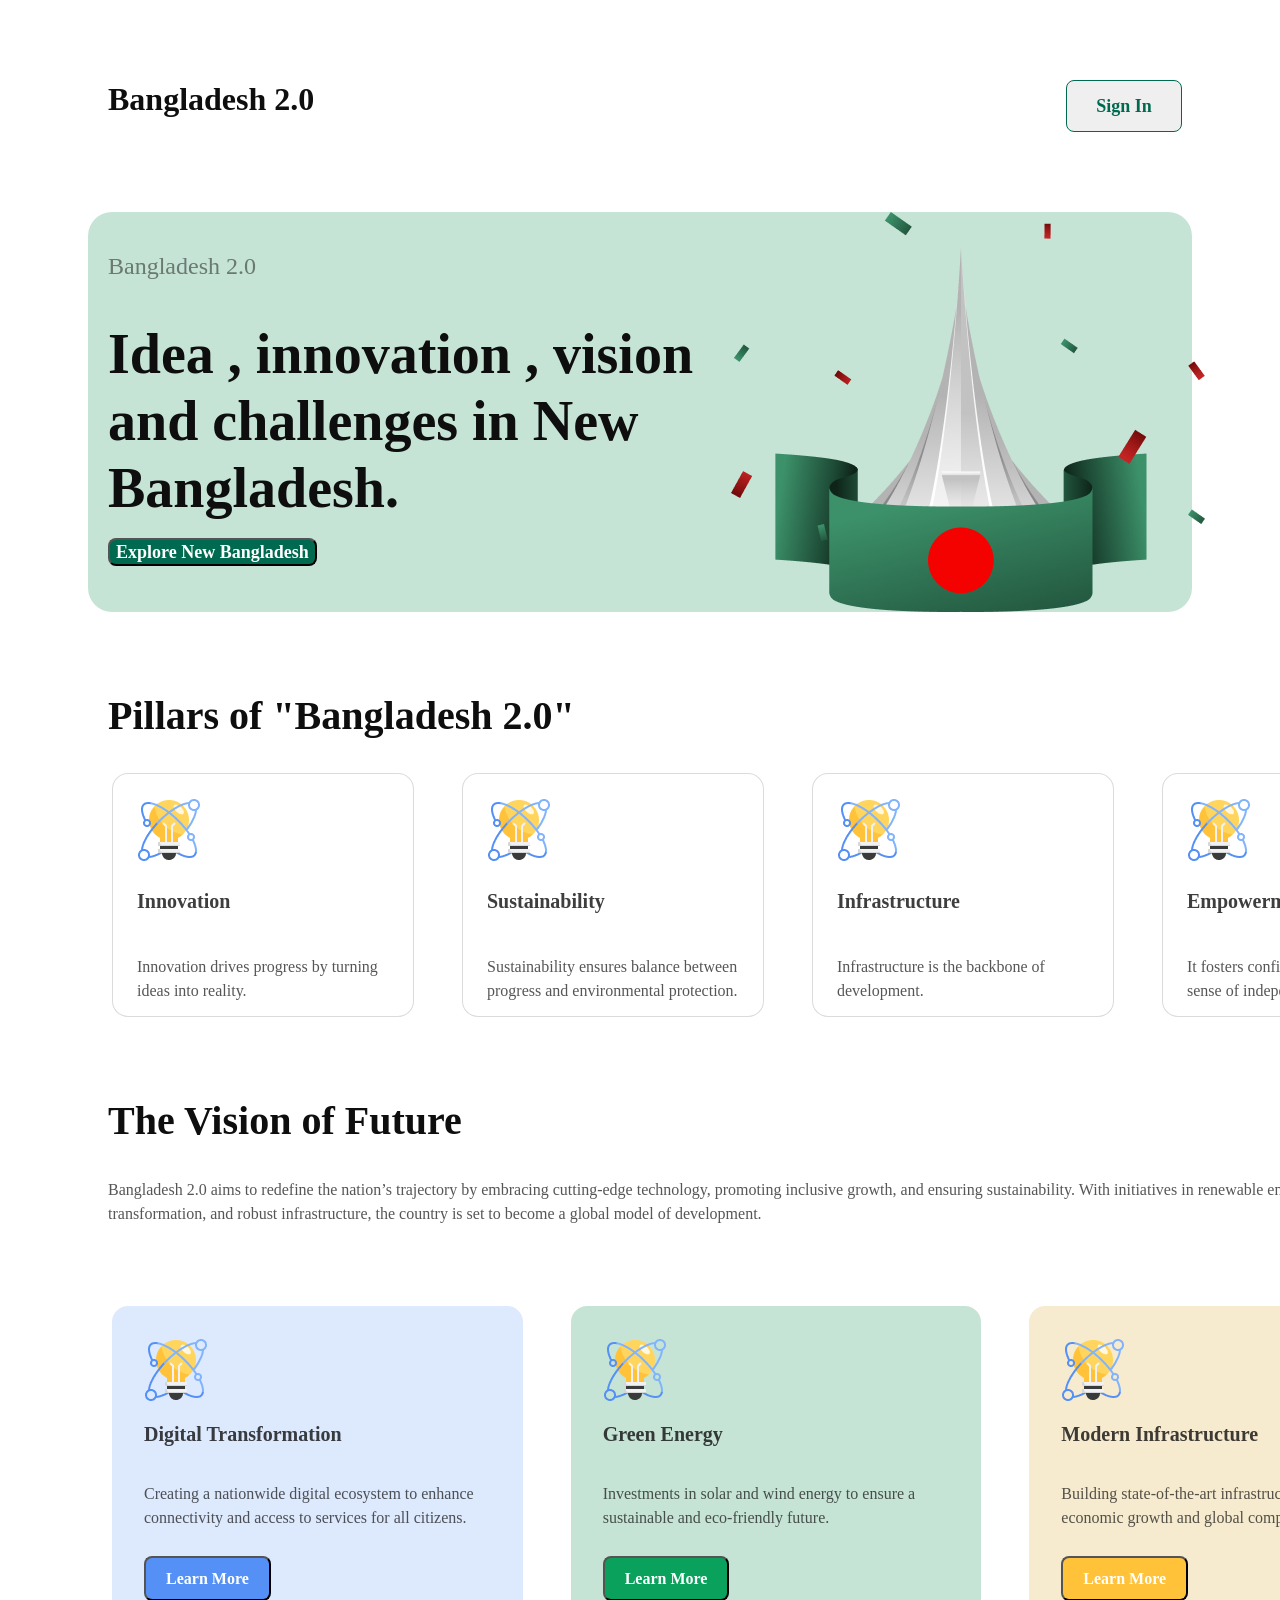
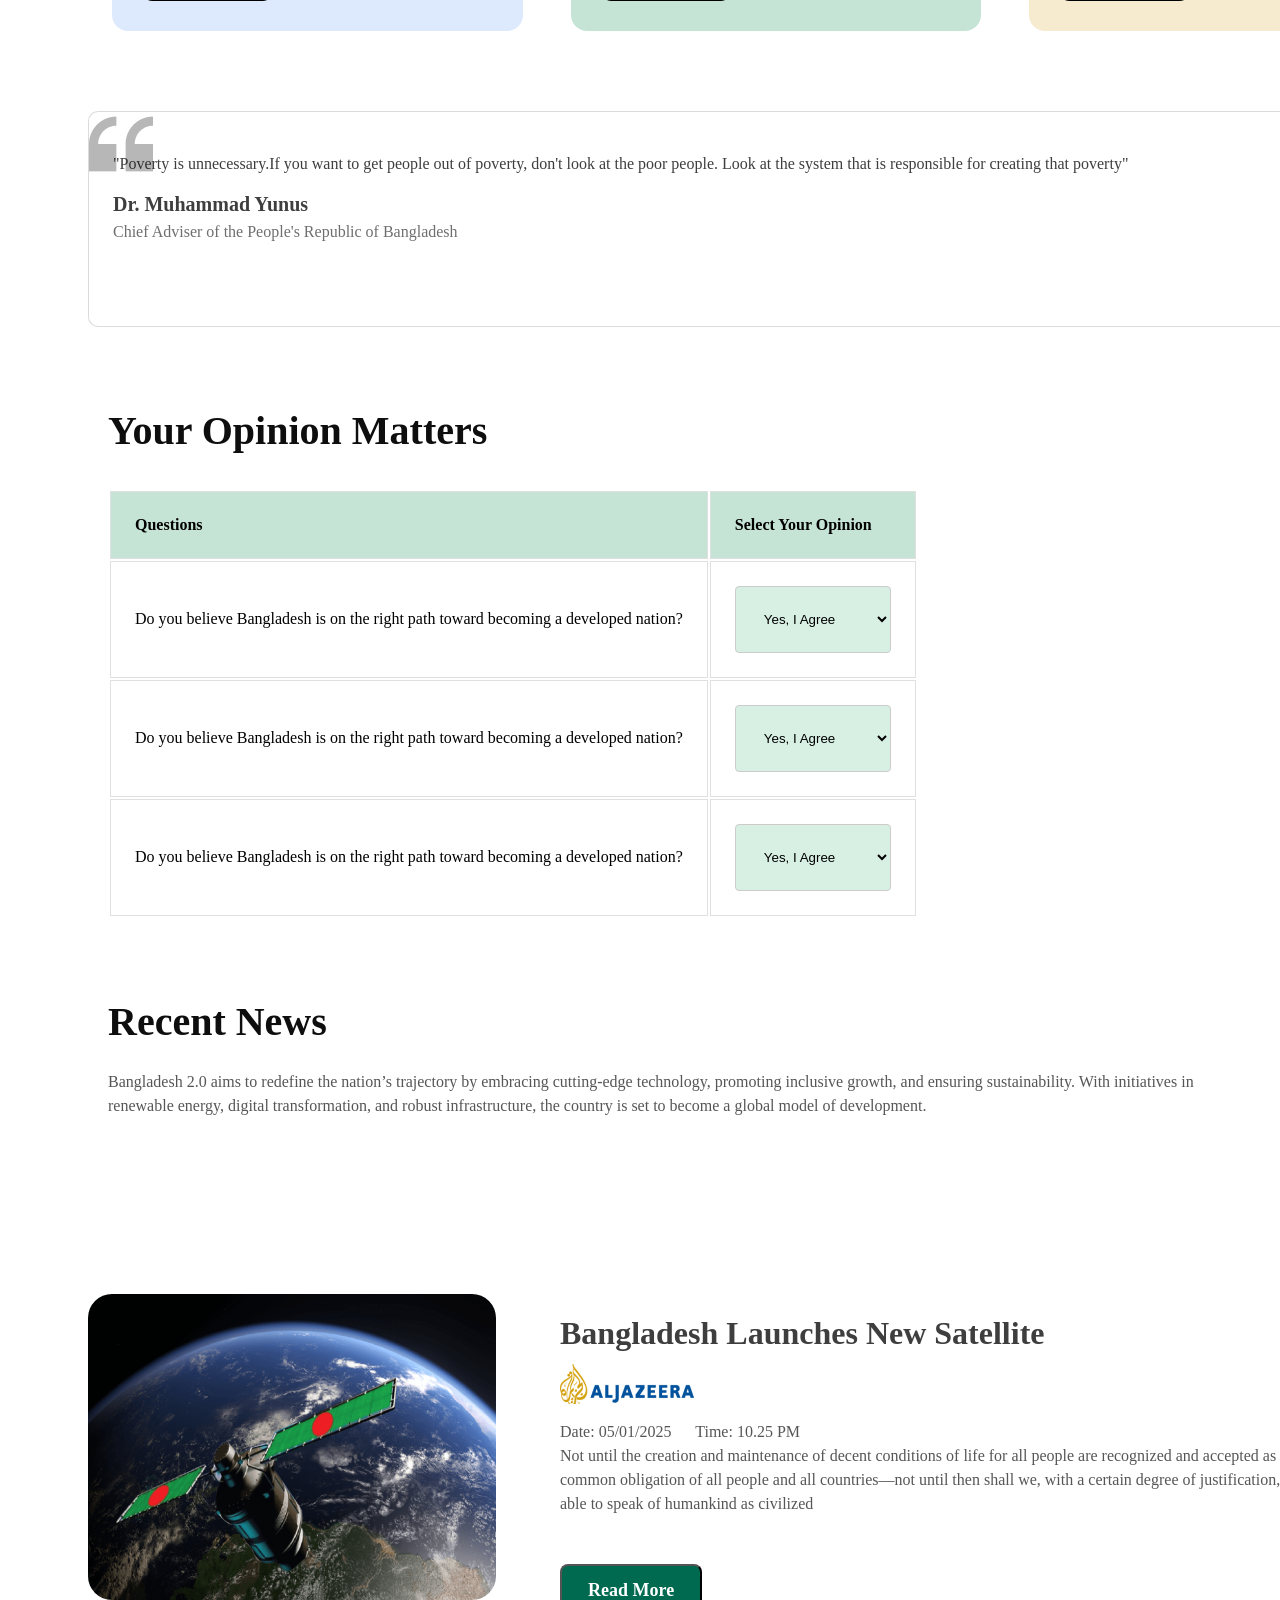
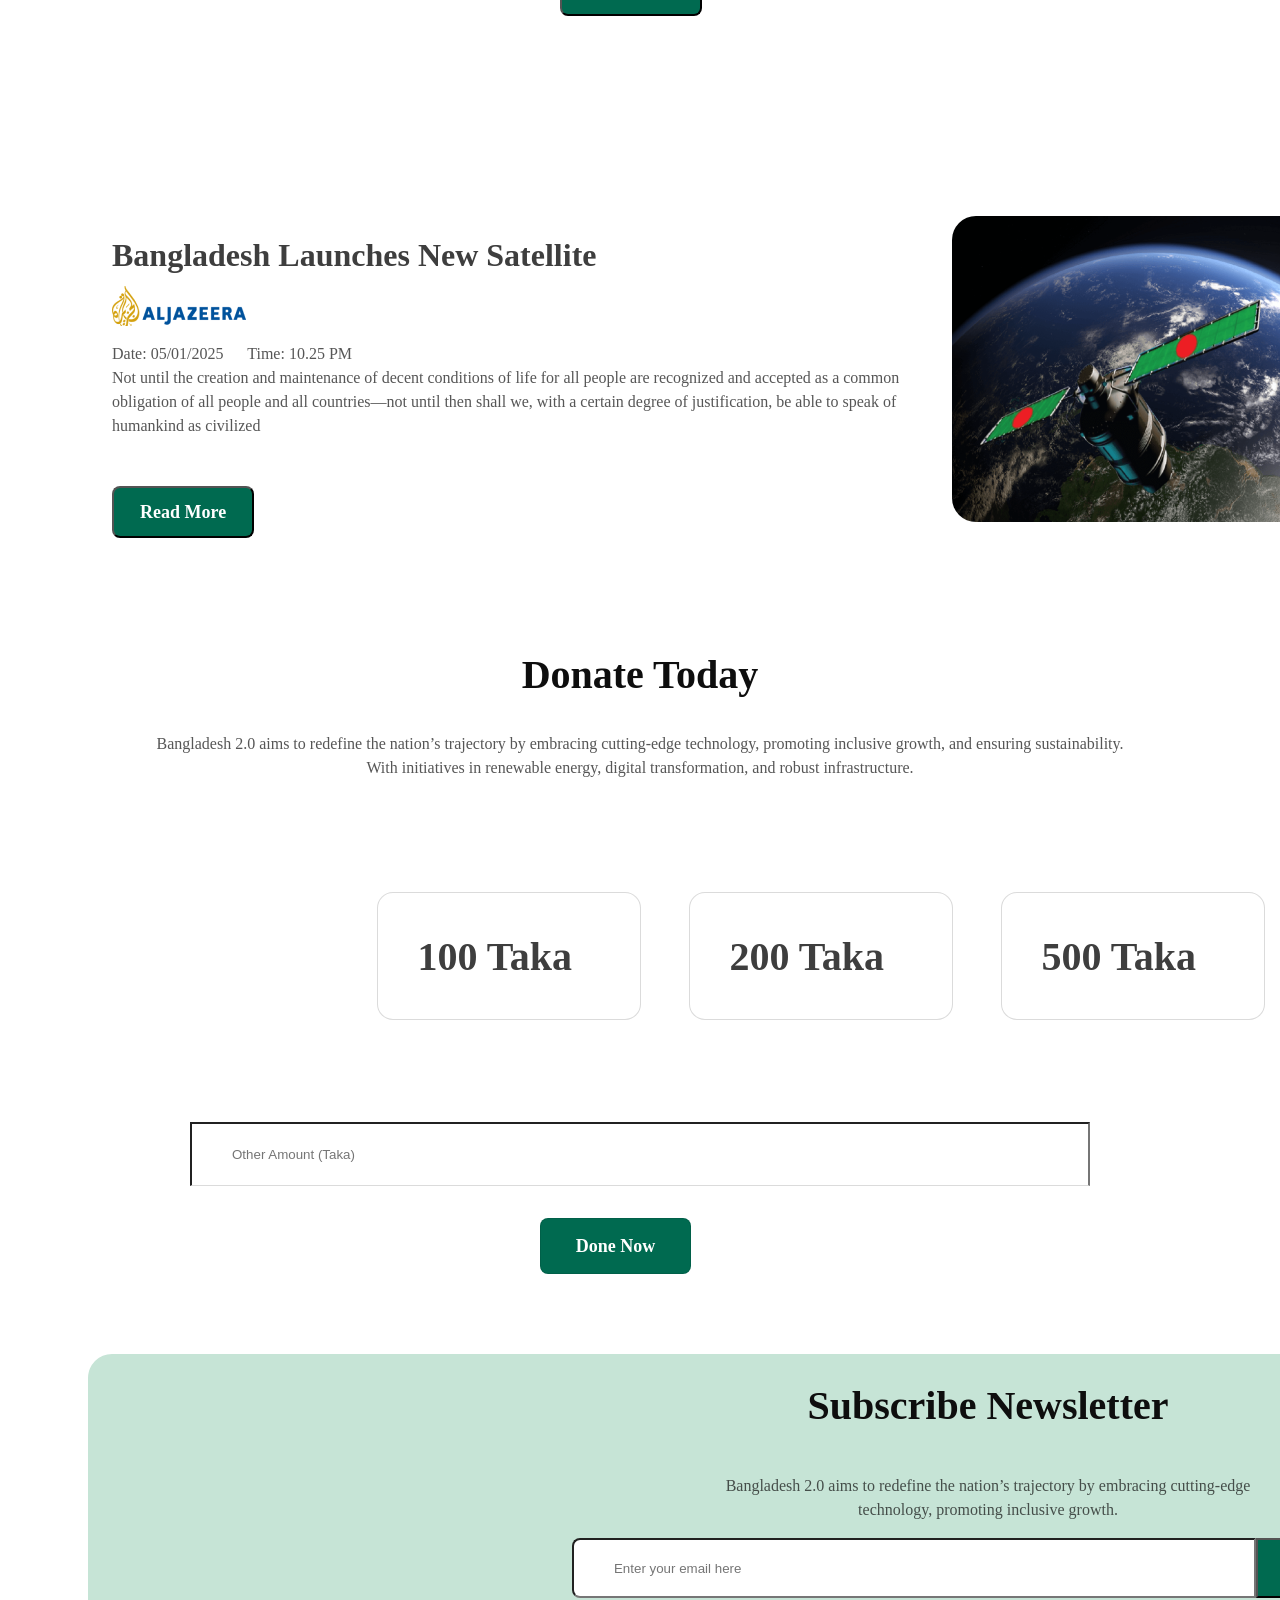
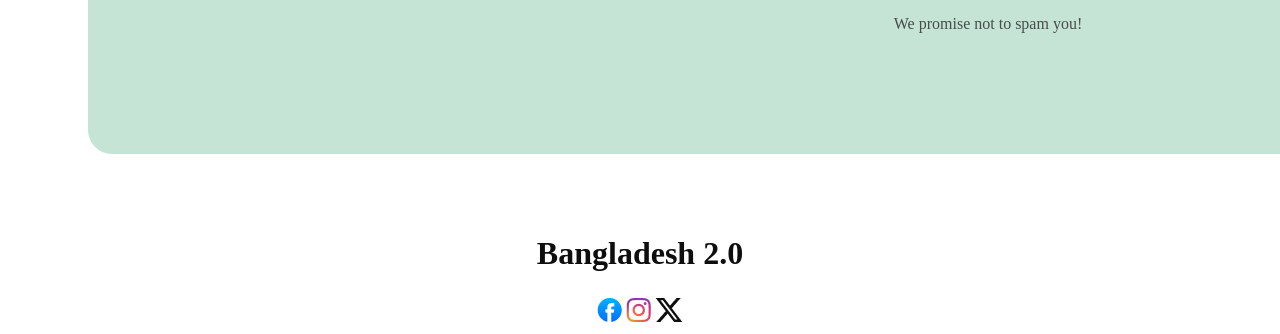
<file: index.html>
<!DOCTYPE html>
<html lang="en">
<head>
  <meta charset="UTF-8">
  <meta name="viewport" content="width=device-width, initial-scale=1.0">
  <title>Bangladesh2.0</title>


  <link rel="stylesheet" href="c.css">
</head>
<body>

<section class="m1">
  <div id="ctn">
    <span id="h-0">Bangladesh 2.0 </span>
    <button id="h-00">Sign In</button>
</div>


</section>


<section class="m1">
  <div id="h-1">
    <div id="h-2">
      <h5 id="h-5">Bangladesh 2.0</h5>
  
<p id="h-3">Idea , innovation ,
    vision and challenges in New Bangladesh.</p>

<button id="h-4">Explore New Bangladesh</button></div>
    

<img src="assets/hero.png" alt="">
</div>
  


</section>
<section class="m1">
  <div>
<h1 id="h1-1">Pillars of "Bangladesh 2.0"</h1>
</div>
<div class="co">
<div class="c">
  
  <img src="assets/card-icon.png" alt="">
 
 <h4 class="t">Innovation</h4>
<p class="t-1">Innovation drives progress by turning ideas into reality. </p>
</div>
<div class="c">
 
  <img src="assets/card-icon.png" alt="">
 
  <h4 class="t">Sustainability</h4>
  <p class="t-1">Sustainability ensures balance between progress and environmental protection. </p>
</div>
<div class="c">
  
  <img src="assets/card-icon.png" alt="">

  <h4 class="t">Infrastructure</h4>
  <p class="t-1">Infrastructure is the backbone of development.</p>
</div>
<div class="c">
  
  <img src="assets/card-icon.png" alt="">

  <h4 class="t">Empowerment</h4>
  <p class="t-1"> It fosters confidence, growth, and a sense of independence.</p>
</div>
</div>
</section>
<section class="m1">
<h1 id="h2">The Vision of Future</h1>
<p id="h2-1">Bangladesh 2.0 aims to redefine the nation’s trajectory by embracing cutting-edge technology, promoting inclusive growth, and ensuring sustainability. With initiatives in renewable energy, digital transformation, and robust infrastructure, the country is set to become a global model of development.</p>
</section>
<section class="m1">
  <div id="co">
<div id="c1">
  <img src="assets/card-icon.png" alt="">
 <h3 class="t">Digital Transformation</h3>
<p class="t-1">Creating a nationwide digital ecosystem to enhance connectivity and access to services for all citizens.</p>
<button id="b1">Learn More</button>
</div>
<div id="c2">
  <img src="assets/card-icon.png" alt="">
  <h3 class="t">Green Energy</h3>
<p class="t-1">Investments in solar and wind energy to ensure a sustainable and eco-friendly future.</p>
<button id="b2">Learn More</button>
</div>
<div id="c3">
  <img src="assets/card-icon.png" alt="">
  <h3 class="t">Modern Infrastructure</h3>
<p class="t-1">Building state-of-the-art infrastructure to support economic growth and global competitiveness.</p>
<button id="b3">Learn More</button>
</div>
</div>
</section>
<section id="fi">
<p id="t3">"Poverty is unnecessary.If you want to get people out of poverty, don't look at the poor people. Look at the system that is responsible for creating that poverty"</p>
<span id="h3">Dr. Muhammad Yunus</span>
<p id="t3-1">Chief Adviser of the People's Republic of Bangladesh</p>
</section>

<section class="m1">
<h1 id="h4">Your Opinion Matters</h1>

<div>
  <table class="ot">
    <thead>
        <tr>
            <th>Questions</th>
            <th>Select Your Opinion</th>
        </tr>
    </thead>
    <tbody>
        <tr>
            <td>Do you believe Bangladesh is on the right path toward becoming a developed nation?</td>
            <td>
                <select>
                    <option value="agree">Yes, I Agree</option>
                    <option value="neutral">Neutral</option>
                    <option value="disagree">No, I Disagree</option>
                </select>
            </td>
        </tr>
        <tr>
            <td>Do you believe Bangladesh is on the right path toward becoming a developed nation?</td>
            <td>
                <select>
                    <option value="agree">Yes, I Agree</option>
                    <option value="neutral">Neutral</option>
                    <option value="disagree">No, I Disagree</option>
                </select>
            </td>
        </tr>
        <tr>
            <td>Do you believe Bangladesh is on the right path toward becoming a developed nation?</td>
            <td>
                <select>
                    <option value="agree">Yes, I Agree</option>
                    <option value="neutral">Neutral</option>
                    <option value="disagree">No, I Disagree</option>
                </select>
            </td>
        </tr>
    </tbody>
</table>
</div>
</section>
<section class="m1">
  <div>
<h1 id="h5">Recent News</h1>
<p id="t4">Bangladesh 2.0 aims to redefine the nation’s trajectory by embracing cutting-edge technology, promoting inclusive growth, and ensuring sustainability. With initiatives in<br> renewable energy, digital transformation, and robust infrastructure, the country is set to become a global model of development.</p>
  </div>
</section>
<section>
  <div id="b4">
    <div id="b5">
      </div>
      <div class="t11">
  <h1 class="h5-1">Bangladesh Launches New Satellite</h1>
  <img src="assets/al-jazeera.png" alt="">
  <p class="t4-1"><span style="margin-right: 20px;">Date: 05/01/2025</span>
    <span>Time: 10.25 PM</span><br>
    Not until the creation and maintenance of decent conditions of life for all people are recognized and accepted as a common obligation of all people and all countries—not until then shall we,
    with a certain degree of justification, be able to speak of humankind as civilized</p>
<button class="bt1">Read More</button>
</div>
</div>
</div>
  </section>
<section>
  <div id="b4-2">
  <div class="t11">
    <h1 class="h5-1">Bangladesh Launches New Satellite</h1>
    <img src="assets/al-jazeera.png" alt="">
    <p class="t4-1"><span style="margin-right: 20px;">Date: 05/01/2025</span>
      <span>Time: 10.25 PM</span><br>
      Not until the creation and maintenance of decent conditions of life for all people are recognized and accepted as a common obligation of all people and all countries—not until then shall we,
      with a certain degree of justification, be able to speak of humankind as civilized</p>
  <button class="bt1">Read More</button>
  </div>
  <div id="b5-2">

  </div>
</div>
</section>

<section>
<h1 id="h5-1">Donate Today</h1>
<p id="t5">Bangladesh 2.0 aims to redefine the nation’s trajectory by embracing cutting-edge technology, promoting inclusive growth, and ensuring sustainability.<br> With initiatives in renewable energy, digital transformation, and robust infrastructure.</p>
<div id="fff3">
<div id="ff3">
<div class="f3">
  100 Taka
</div>
<div class="f3">200 Taka</div>
<div class="f3">500 Taka</div>
<div class="f3">1000 Taka</div>
</div>
</div>
<div id="k">
<form action="enter">
<input  id="ll"  type="number" placeholder="Other Amount (Taka)">
<button id="bt6">Done Now</button>
</form>
</div>
</section>


<section>

  <div id="l">

  <h1 id="l-1">Subscribe Newsletter</h1>
<p id="l-2">Bangladesh 2.0 aims to redefine the nation’s trajectory by embracing cutting-edge<br> technology, promoting inclusive growth.</p>

<div id="se">
    <form action="search" method="get">
        <input id="bt4"  type="email" name="" placeholder="Enter your email here" required>
        <button id="bt5" type="submit">Subscribe</button>
    </form>
    </div>
<p id="l-3">We promise not to spam you!<p>


</div>
</section>




<section>

  <h2 id="lah">Bangladesh 2.0</h2>
</section>

<section>
  <div id="la">

    <img src="assets/facebook.png" alt="">
<img src="assets/instagram.png" alt="">
<img src="assets/x.png" alt="">
  </div>
</section>

</body>
</html>
</file>
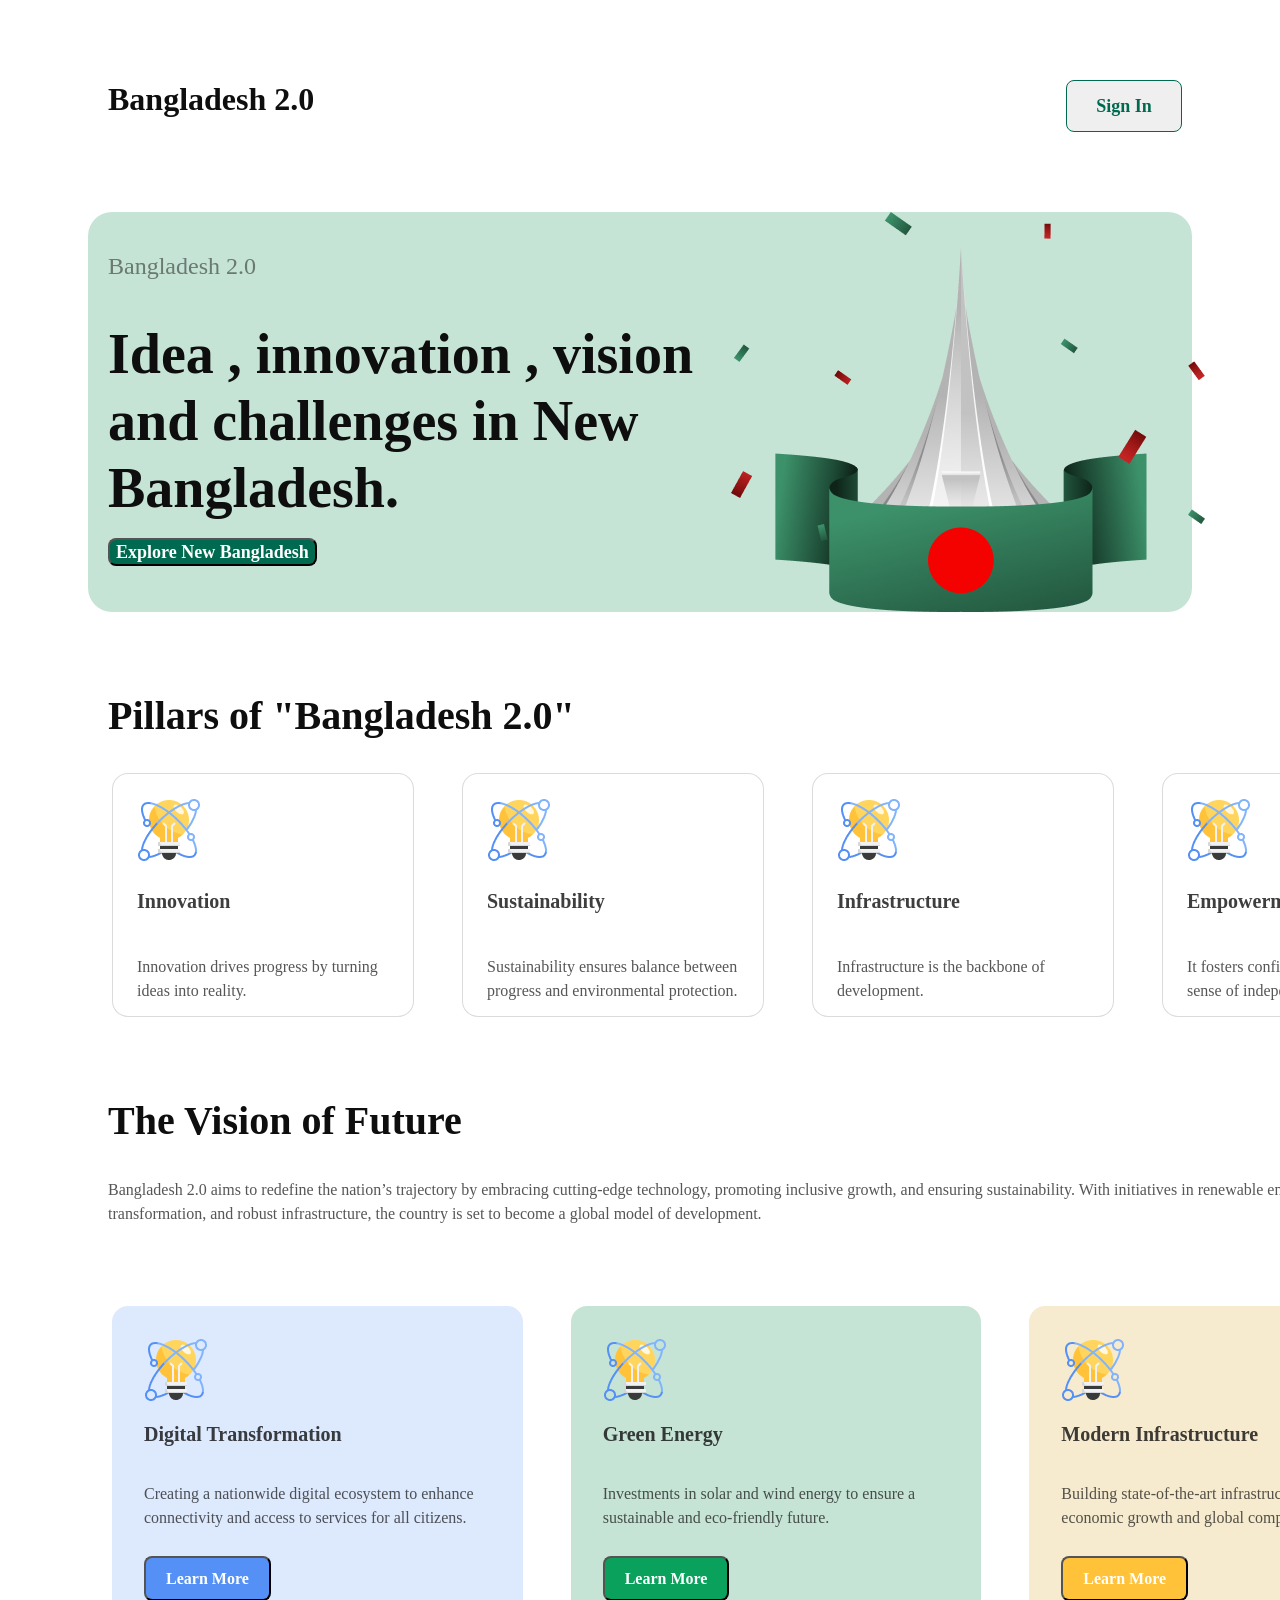
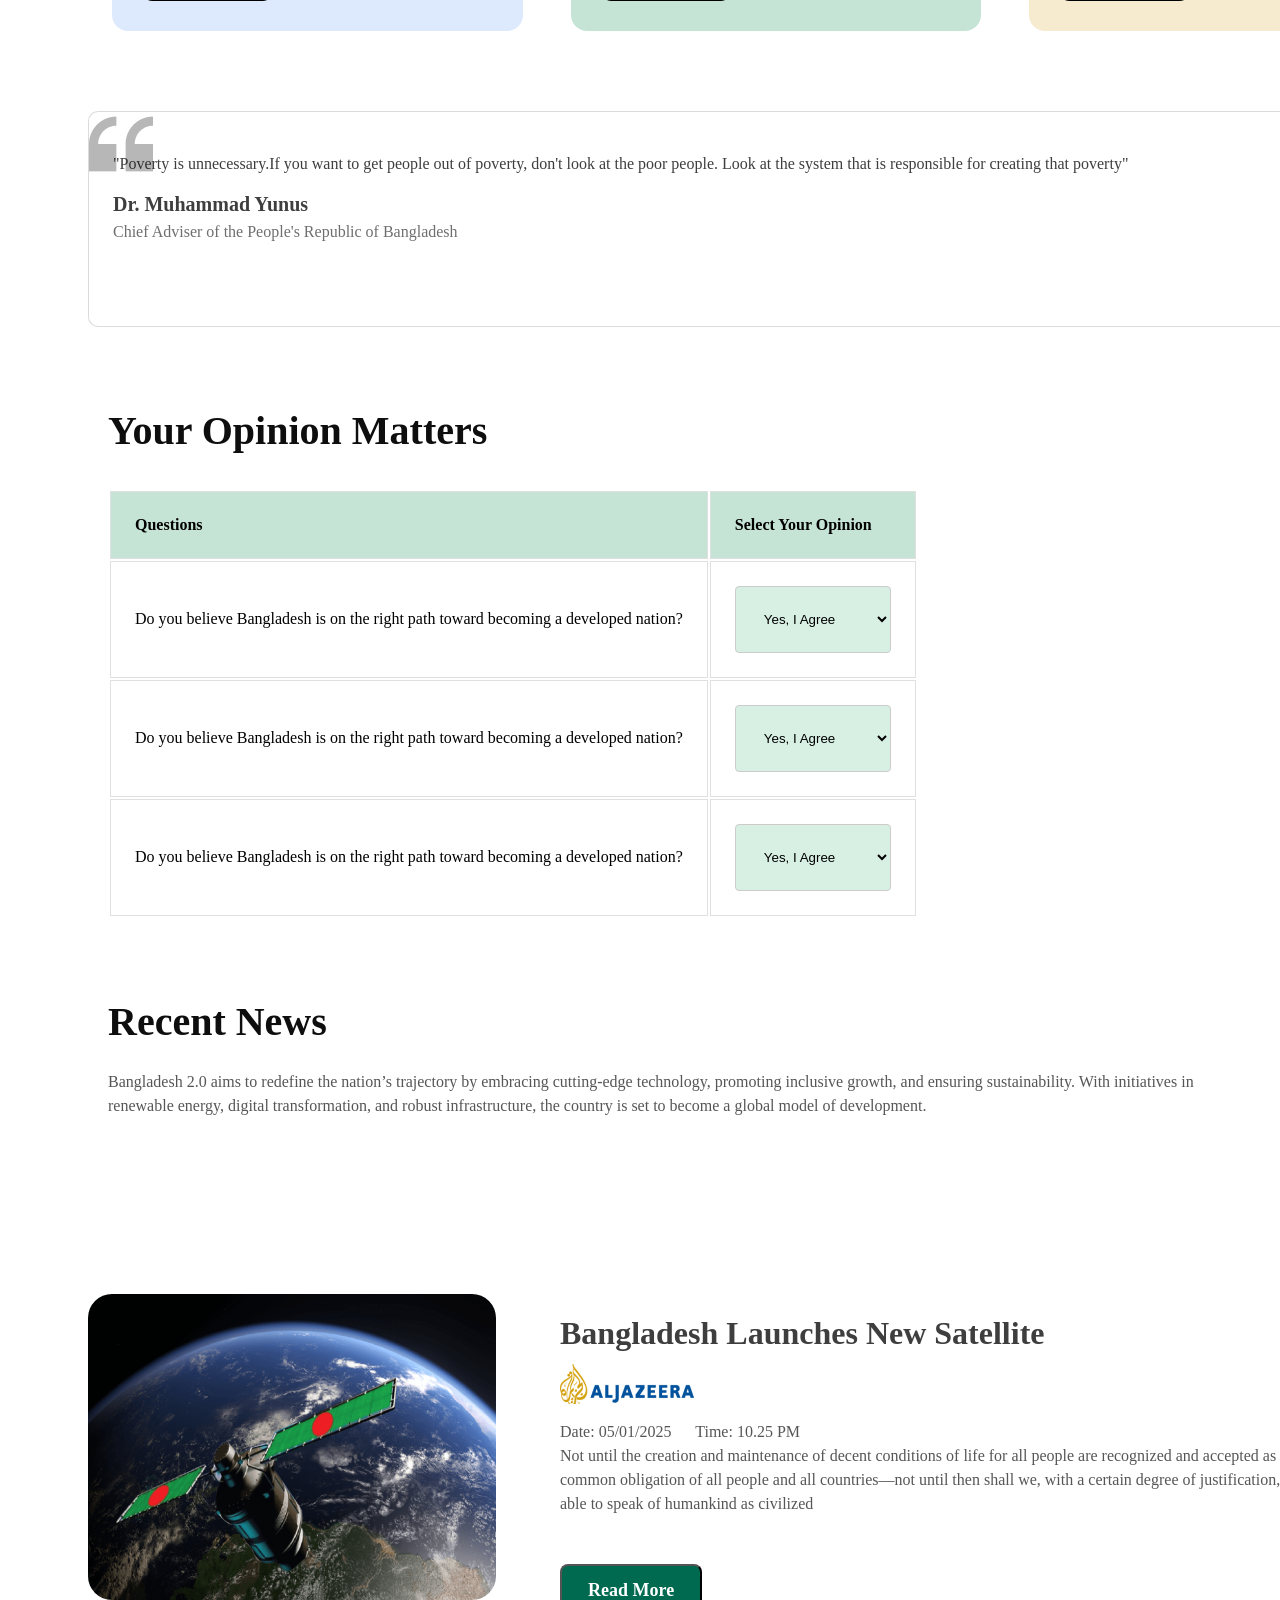
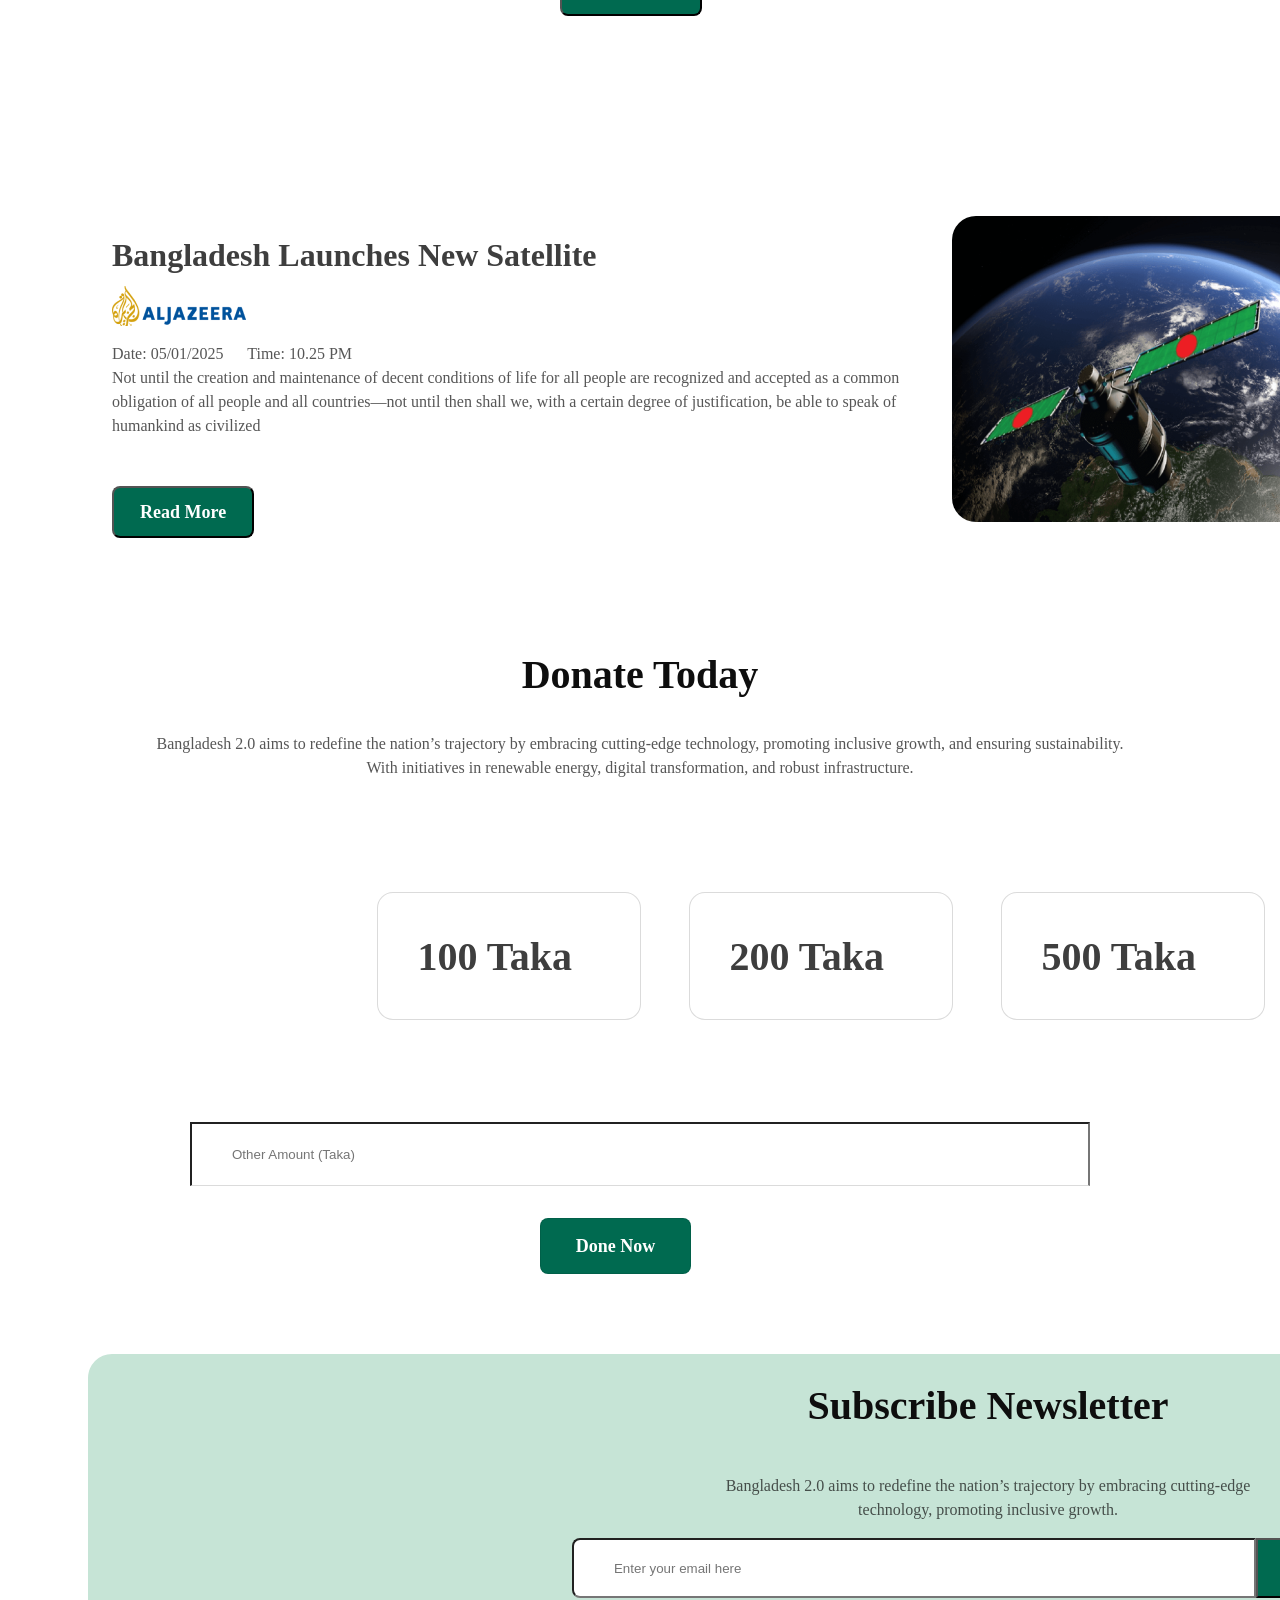
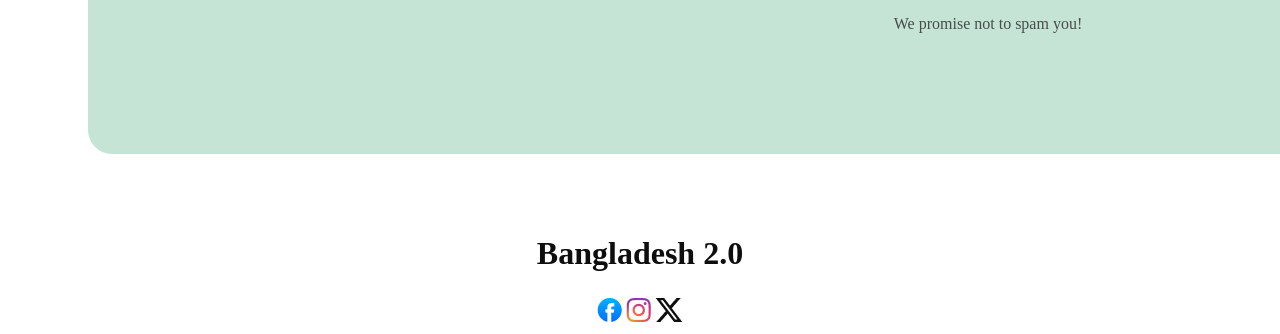
<file: a.html>
<!DOCTYPE html>
<html lang="en">
<head>
  <meta charset="UTF-8">
  <meta name="viewport" content="width=device-width, initial-scale=1.0">
  <title>Bangladesh2.0</title>


  <link rel="stylesheet" href="c.css">
</head>
<body>

<section class="m1">
  <div id="ctn">
    <span id="h-0">Bangladesh 2.0 </span>
    <button id="h-00">Sign In</button>
</div>


</section>


<section class="m1">
  <div id="h-1">
    <div id="h-2">
      <h5 id="h-5">Bangladesh 2.0</h5>
  
<p id="h-3">Idea , innovation ,
    vision and challenges in New Bangladesh.</p>

<button id="h-4">Explore New Bangladesh</button></div>
    

<img src="assets/hero.png" alt="">
</div>
  


</section>
<section class="m1">
  <div>
<h1 id="h1-1">Pillars of "Bangladesh 2.0"</h1>
</div>
<div class="co">
<div class="c">
  
  <img src="assets/card-icon.png" alt="">
 
 <h4 class="t">Innovation</h4>
<p class="t-1">Innovation drives progress by turning ideas into reality. </p>
</div>
<div class="c">
 
  <img src="assets/card-icon.png" alt="">
 
  <h4 class="t">Sustainability</h4>
  <p class="t-1">Sustainability ensures balance between progress and environmental protection. </p>
</div>
<div class="c">
  
  <img src="assets/card-icon.png" alt="">

  <h4 class="t">Infrastructure</h4>
  <p class="t-1">Infrastructure is the backbone of development.</p>
</div>
<div class="c">
  
  <img src="assets/card-icon.png" alt="">

  <h4 class="t">Empowerment</h4>
  <p class="t-1"> It fosters confidence, growth, and a sense of independence.</p>
</div>
</div>
</section>
<section class="m1">
<h1 id="h2">The Vision of Future</h1>
<p id="h2-1">Bangladesh 2.0 aims to redefine the nation’s trajectory by embracing cutting-edge technology, promoting inclusive growth, and ensuring sustainability. With initiatives in renewable energy, digital transformation, and robust infrastructure, the country is set to become a global model of development.</p>
</section>
<section class="m1">
  <div id="co">
<div id="c1">
  <img src="assets/card-icon.png" alt="">
 <h3 class="t">Digital Transformation</h3>
<p class="t-1">Creating a nationwide digital ecosystem to enhance connectivity and access to services for all citizens.</p>
<button id="b1">Learn More</button>
</div>
<div id="c2">
  <img src="assets/card-icon.png" alt="">
  <h3 class="t">Green Energy</h3>
<p class="t-1">Investments in solar and wind energy to ensure a sustainable and eco-friendly future.</p>
<button id="b2">Learn More</button>
</div>
<div id="c3">
  <img src="assets/card-icon.png" alt="">
  <h3 class="t">Modern Infrastructure</h3>
<p class="t-1">Building state-of-the-art infrastructure to support economic growth and global competitiveness.</p>
<button id="b3">Learn More</button>
</div>
</div>
</section>
<section id="fi">
<p id="t3">"Poverty is unnecessary.If you want to get people out of poverty, don't look at the poor people. Look at the system that is responsible for creating that poverty"</p>
<span id="h3">Dr. Muhammad Yunus</span>
<p id="t3-1">Chief Adviser of the People's Republic of Bangladesh</p>
</section>

<section class="m1">
<h1 id="h4">Your Opinion Matters</h1>

<div>
  <table class="ot">
    <thead>
        <tr>
            <th>Questions</th>
            <th>Select Your Opinion</th>
        </tr>
    </thead>
    <tbody>
        <tr>
            <td>Do you believe Bangladesh is on the right path toward becoming a developed nation?</td>
            <td>
                <select>
                    <option value="agree">Yes, I Agree</option>
                    <option value="neutral">Neutral</option>
                    <option value="disagree">No, I Disagree</option>
                </select>
            </td>
        </tr>
        <tr>
            <td>Do you believe Bangladesh is on the right path toward becoming a developed nation?</td>
            <td>
                <select>
                    <option value="agree">Yes, I Agree</option>
                    <option value="neutral">Neutral</option>
                    <option value="disagree">No, I Disagree</option>
                </select>
            </td>
        </tr>
        <tr>
            <td>Do you believe Bangladesh is on the right path toward becoming a developed nation?</td>
            <td>
                <select>
                    <option value="agree">Yes, I Agree</option>
                    <option value="neutral">Neutral</option>
                    <option value="disagree">No, I Disagree</option>
                </select>
            </td>
        </tr>
    </tbody>
</table>
</div>
</section>
<section class="m1">
  <div>
<h1 id="h5">Recent News</h1>
<p id="t4">Bangladesh 2.0 aims to redefine the nation’s trajectory by embracing cutting-edge technology, promoting inclusive growth, and ensuring sustainability. With initiatives in<br> renewable energy, digital transformation, and robust infrastructure, the country is set to become a global model of development.</p>
  </div>
</section>
<section>
  <div id="b4">
    <div id="b5">
      </div>
      <div class="t11">
  <h1 class="h5-1">Bangladesh Launches New Satellite</h1>
  <img src="assets/al-jazeera.png" alt="">
  <p class="t4-1"><span style="margin-right: 20px;">Date: 05/01/2025</span>
    <span>Time: 10.25 PM</span><br>
    Not until the creation and maintenance of decent conditions of life for all people are recognized and accepted as a common obligation of all people and all countries—not until then shall we,
    with a certain degree of justification, be able to speak of humankind as civilized</p>
<button class="bt1">Read More</button>
</div>
</div>
</div>
  </section>
<section>
  <div id="b4-2">
  <div class="t11">
    <h1 class="h5-1">Bangladesh Launches New Satellite</h1>
    <img src="assets/al-jazeera.png" alt="">
    <p class="t4-1"><span style="margin-right: 20px;">Date: 05/01/2025</span>
      <span>Time: 10.25 PM</span><br>
      Not until the creation and maintenance of decent conditions of life for all people are recognized and accepted as a common obligation of all people and all countries—not until then shall we,
      with a certain degree of justification, be able to speak of humankind as civilized</p>
  <button class="bt1">Read More</button>
  </div>
  <div id="b5-2">

  </div>
</div>
</section>

<section>
<h1 id="h5-1">Donate Today</h1>
<p id="t5">Bangladesh 2.0 aims to redefine the nation’s trajectory by embracing cutting-edge technology, promoting inclusive growth, and ensuring sustainability.<br> With initiatives in renewable energy, digital transformation, and robust infrastructure.</p>
<div id="fff3">
<div id="ff3">
<div class="f3">
  100 Taka
</div>
<div class="f3">200 Taka</div>
<div class="f3">500 Taka</div>
<div class="f3">1000 Taka</div>
</div>
</div>
<div id="k">
<form action="enter">
<input  id="ll"  type="number" placeholder="Other Amount (Taka)">
<button id="bt6">Done Now</button>
</form>
</div>
</section>


<section>

  <div id="l">

  <h1 id="l-1">Subscribe Newsletter</h1>
<p id="l-2">Bangladesh 2.0 aims to redefine the nation’s trajectory by embracing cutting-edge<br> technology, promoting inclusive growth.</p>

<div id="se">
    <form action="search" method="get">
        <input id="bt4"  type="email" name="" placeholder="Enter your email here" required>
        <button id="bt5" type="submit">Subscribe</button>
    </form>
    </div>
<p id="l-3">We promise not to spam you!<p>


</div>
</section>




<section>

  <h2 id="lah">Bangladesh 2.0</h2>
</section>

<section>
  <div id="la">

    <img src="assets/facebook.png" alt="">
<img src="assets/instagram.png" alt="">
<img src="assets/x.png" alt="">
  </div>
</section>

</body>
</html>
</file>
<file: c.css>
#ctn{

   display: flex;
   justify-content: space-between;
}

#h-0{
  padding-left: 20px;
  color: rgb(14, 14, 14);
  font-family: Fira Sans;
  font-size: 32px;
  font-weight: 700;
  line-height: 38px;
  letter-spacing: 0%;
  text-align: left;

}

#h-00{

/* Frame 2 */
position: static;
width: 116px;
height: 52px;
/* Auto layout */


gap: 48;
 

/* Inside Auto Layout */
flex: none;
order: 1;
flex-grow: 0;
margin: 0px 10px;



  box-sizing: border-box;
  border: 1px solid rgb(0, 106, 80);
  border-radius: 8px;

  color: rgb(0, 106, 80);
font-family: Fira Sans;
font-size: 18px;
font-weight: 600;
line-height: 22px;
letter-spacing: 0%;


}


#h-1{
  padding-left: 20px;

  display: flex;
  border-radius: 24px;

background: rgb(198, 228, 214);

}

#h-2{

}

#h-3{

/* Idea , innovation , vision and challenges in New Bangladesh. */
position: static;
width: 622px;
height: 201px;
/* Auto layout */
display: flex;
flex-direction: column;
justify-content: flex-start;
align-items: flex-start;
gap: 16;
padding: 0px;


/* Inside Auto Layout */
flex: none;
order: 1;
flex-grow: 0;
margin: 16px 0px;



  color: rgb(14, 14, 14);
  font-family: Fira Sans;
  font-size: 56px;
  font-weight: 700;
  line-height: 67px;
  letter-spacing: 0%;
  text-align: left;
}


#h-4{

  color: rgb(255, 255, 255);
  font-family: Fira Sans;
  font-size: 18px;
  font-weight: 600;
  line-height: 22px;
  letter-spacing: 0%;
  text-align: left;

  border-radius: 8px;

  background: rgb(0, 106, 80);



}

#h-5{

  color: rgba(14, 14, 14, 0.5);
  font-family: Fira Sans;
  font-size: 24px;
  font-weight: 500;
  line-height: 29px;
  letter-spacing: 0%;
  text-align: left;

}







#h1-1{

  padding-left: 20px;

  color: rgb(14, 14, 14);
  font-family: Fira Sans;
  font-size: 40px;
  font-weight: 700;
  line-height: 48px;
  letter-spacing: 0%;
  
}

.c{
/* Frame 2087325495 */
position: static;
width: 302px;
height: 244px;
/* Auto layout */
display: flex;
flex-direction: column;
justify-content: flex-start;
align-items: flex-start;
gap: 24;
padding: 24px;


/* Inside Auto Layout */
flex: none;
order: 0;
flex-grow: 0;
margin: 0px 24px;

box-sizing: border-box;
border: 1px solid rgba(14, 14, 14, 0.15);
border-radius: 16px;

background: rgb(255, 255, 255);

}

.co{

/* Frame 2087325500 */
position: static;
width: 1280px;
height: 244px;
/* Auto layout */
display: flex;
flex-direction: row;
justify-content: flex-start;
align-items: center;
gap: 24;
padding: 0px;


/* Inside Auto Layout */
flex: none;
order: 0;
align-self: stretch;
flex-grow: 0;
margin: 24px 0px;

}


.t{

  color: rgba(14, 14, 14, 0.8);
font-family: Fira Sans;
font-size: 20px;
font-weight: 700;
line-height: 24px;
letter-spacing: 0%;
text-align: left;
}

.t-1{

  color: rgba(14, 14, 14, 0.7);
  font-family: Fira Sans;
  font-size: 16px;
  font-weight: 400;
  line-height: 24px;
  letter-spacing: 0%;
  text-align: left;

}

#h2{
  padding-left: 20px;
  color: rgb(14, 14, 14);
  font-family: Fira Sans;
  font-size: 40px;
  font-weight: 700;
  line-height: 48px;
  letter-spacing: 0%;
  text-align: left;
}

#h2-1{
  
  /* Bangladesh 2.0 aims to redefine the nation’s trajectory by embracing cutting-edge technology, promoting inclusive growth, and ensuring sustainability. With initiatives in renewable energy, digital transformation, and robust infrastructure, the country is set to become a global model of development. */
position: static;
width: 1280px;
height: 48px;
/* Auto layout */
display: flex;
flex-direction: column;
justify-content: flex-start;
align-items: flex-start;
gap: 12;
padding-left: 20px;


/* Inside Auto Layout */
flex: none;
order: 0;
align-self: stretch;
flex-grow: 0;
margin: 12px 0px;



  color: rgba(14, 14, 14, 0.7);
font-family: Fira Sans;
font-size: 16px;
font-weight: 400;
line-height: 24px;
letter-spacing: 0%;
text-align: left;
}

#co{

  /* Frame 2087325500 */
position: static;
width: 1280px;
height: 325px;
/* Auto layout */
display: flex;
flex-direction: row;
justify-content: flex-start;
align-items: center;
gap: 24;
padding: 0px;
/* Inside Auto Layout */
flex: none;
order: 1;
align-self: stretch;
flex-grow: 0;
margin: 32px 0px;
}

#c1{
  /* Frame 2087325495 */
position: static;
width: 410.67px;
height: 325px;
/* Auto layout */
display: flex;
flex-direction: column;
justify-content: flex-start;
align-items: flex-start;
gap: 24;
padding: 32px;


/* Inside Auto Layout */
flex: none;
order: 0;
flex-grow: 1;
margin: 0px 24px;
 
  box-sizing: border-box;
  border-radius: 16px;
  
  background: rgba(84, 144, 245, 0.2);

}

#c2{
/* Frame 2087325495 */
position: static;
width: 410.67px;
height: 325px;
/* Auto layout */
display: flex;
flex-direction: column;
justify-content: flex-start;
align-items: flex-start;
gap: 24;
padding: 32px;


/* Inside Auto Layout */
flex: none;
order: 0;
flex-grow: 1;
margin: 0px 24px;



  box-sizing: border-box;
  border-radius: 16px;
  
  background: rgb(198, 228, 214);
}

#c3{

/* Frame 2087325495 */
position: static;
width: 410.67px;
height: 325px;
/* Auto layout */
display: flex;
flex-direction: column;
justify-content: flex-start;
align-items: flex-start;
gap: 24;
padding: 32px;


/* Inside Auto Layout */
flex: none;
order: 0;
flex-grow: 1;
margin: 0px 24px;


  box-sizing: border-box;
  border-radius: 16px;
  
  background: rgb(247, 235, 207);

}

#b1{


gap: 48;
padding: 11px 20px 11px 20px;


/* Inside Auto Layout */
flex: none;
order: 1;
flex-grow: 0;
margin: 10px 0px;


  border-radius: 8px;

  background: rgb(84, 144, 245);

  color: rgb(255, 255, 255);
  font-family: Fira Sans;
  font-size: 16px;
  font-weight: 600;
  line-height: 19px;
  letter-spacing: 0%;
  text-align: left;

}

#b2{

gap: 48;
padding: 11px 20px 11px 20px;


/* Inside Auto Layout */
flex: none;
order: 1;
flex-grow: 0;
margin: 10px 0px;




  border-radius: 8px;

  background: rgb(9, 161, 92);

  color: rgb(255, 255, 255);
  font-family: Fira Sans;
  font-size: 16px;
  font-weight: 600;
  line-height: 19px;
  letter-spacing: 0%;
  text-align: left;



}


#b3{

gap: 48;
padding: 11px 20px 11px 20px;


/* Inside Auto Layout */
flex: none;
order: 1;
flex-grow: 0;
margin: 10px 0px;




  border-radius: 8px;

background: rgb(255, 194, 57);

  color: rgb(255, 255, 255);
  font-family: Fira Sans;
  font-size: 16px;
  font-weight: 600;
  line-height: 19px;
  letter-spacing: 0%;
  text-align: left;
}


#fi{
  /* Frame 2087325495 */
position: static;
width: 1280px;
height: 216px;
/* Auto layout */
display: flex;
flex-direction: column;
justify-content: flex-start;
align-items: flex-start;
gap: 24;
padding: 24px 24px 24px 24px;


/* Inside Auto Layout */
flex: none;
order: 0;
flex-grow: 1;
margin: 80px 80px;
  
  box-sizing: border-box;
border: 1px solid rgba(14, 14, 14, 0.15);
border-radius: 10px;

background: rgb(255, 255, 255);

background-image: url(assets/quote-bg.png);
  background-repeat: no-repeat;
}

.ot{

  padding-left: 20px;

  border-radius: 16px;

  background: rgb(255, 255, 255);

}

.ot thead{




  box-sizing: border-box;
border: 1px solid rgba(14, 14, 14, 0.15);
background: rgb(198, 228, 214);
}

.ot th, .ot td{

  text-align: left;
  padding: 24px;
  border: 1px solid rgb(224, 224, 224);

}

.ot th {
  font-weight: bold;

}

.ot select {
  padding: 24px;
  border: 1px solid rgb(204, 204, 204);
  border-radius: 4px;
  background-color: rgb(215, 240, 227);
}



#t3{
 


  color: rgba(14, 14, 14, 0.8);
  font-family: Fira Sans;
  font-size: 16px;
  font-weight: 400;
  line-height: 24px;
  letter-spacing: 0%;
  text-align: left;

}
#h3{

  color: rgba(14, 14, 14, 0.8);
font-family: Fira Sans;
font-size: 20px;
font-weight: 600;
line-height: 24px;
letter-spacing: 0%;
text-align: left;
}
#t3-1{
  position: static;
  width: 1232px;
  height: 24px;
  /* Auto layout */
  display: flex;
  flex-direction: column;
  justify-content: flex-start;
  align-items: flex-start;
  gap: 4;
  padding: 0px;
  
  /* Inside Auto Layout */
  flex: none;
  order: 1;
  align-self: stretch;
  flex-grow: 0;
  margin: 4px 0px;


  color: rgba(14, 14, 14, 0.6);
  font-family: Fira Sans;
  font-size: 16px;
  font-weight: 400;
  line-height: 24px;
  letter-spacing: 0%;
  text-align: left;

}

#h4{

  padding-left: 20px;

  color: rgb(14, 14, 14);
  font-family: Fira Sans;
  font-size: 40px;
  font-weight: 700;
  line-height: 48px;
  letter-spacing: 0%;
  text-align: left;

}


#h5{

/* Recent News */
position: static;
width: 1280px;
height: 48px;
/* Auto layout */
display: flex;
flex-direction: column;
justify-content: flex-start;
align-items: flex-start;
gap: 24;
padding-left: 20px;


/* Inside Auto Layout */
flex: none;
order: 0;
align-self: stretch;
flex-grow: 0;
margin: 24px 0px;


  color: rgb(14, 14, 14);
  font-family: Fira Sans;
  font-size: 40px;
  font-weight: 700;
  line-height: 48px;
  letter-spacing: 0%;
  text-align: left;

}


#t4{
  width: 1280px;
  height: 48px;
  /* Auto layout */
  display: flex;
  flex-direction: column;
  justify-content: flex-start;
  align-items: flex-start;
  gap: 12;
  padding-left: 20px;
  
  /* Inside Auto Layout */
  flex: none;
  order: 0;
  align-self: stretch;
  flex-grow: 0;
  margin: 12px 0px;




  color: rgba(14, 14, 14, 0.7);
font-family: Fira Sans;
font-size: 16px;
font-weight: 400;
line-height: 24px;
letter-spacing: 0%;
text-align: left;
}


#b4{

  /* Frame 2087325509 */
position: static;
width: 1280px;
height: 402px;
/* Auto layout */
display: flex;
flex-direction: row;
justify-content: flex-start;
align-items: center;
gap: 32;
padding: 48px;


/* Inside Auto Layout */
flex: none;
order: 0;
align-self: stretch;
flex-grow: 0;
margin: 24px 0px;


  border-radius: 24px;

background: rgb(255, 255, 255);

}

.h5-1{
/* Bangladesh Launches New Satellite */
position: static;
width: 744px;
height: 38px;
/* Auto layout */
display: flex;
flex-direction: column;
justify-content: flex-start;
align-items: flex-start;
gap: 12;
padding: 0px;


/* Inside Auto Layout */
flex: none;
order: 0;
align-self: stretch;
flex-grow: 0;
margin: 12px 0px;


  color: rgba(14, 14, 14, 0.8);
  font-family: Fira Sans;
  font-size: 32px;
  font-weight: 700;
  line-height: 38px;
  letter-spacing: 0%;
  text-align: left;

}

#b5{
/* image 3 */
position: static;
width: 408px;
height: 306px;
/* Inside Auto Layout */
flex: none;
order: 0;
flex-grow: 0;
margin: 0px 32px;



  border-radius: 24px;
  background-image: url(assets/satelite.png);
 background-repeat: no-repeat;

}

.t11{

  /* Frame 2087325507 */
position: static;
width: 744px;
height: 290px;
/* Auto layout */
display: flex;
flex-direction: column;
justify-content: flex-start;
align-items: flex-start;
gap: 32;
padding: 0px;


/* Inside Auto Layout */
flex: none;
order: 1;
flex-grow: 1;
margin: 0px 32px;

}


.t4-1{

  color: rgba(14, 14, 14, 0.7);
font-family: Fira Sans;
font-size: 16px;
font-weight: 400;
line-height: 24px;
letter-spacing: 0%;
text-align: left;
}


.bt1{

gap: 48;
padding: 13px 26px 13px 26px;


/* Inside Auto Layout */
flex: none;
order: 1;
flex-grow: 0;
margin: 32px 0px;


color: rgb(255, 255, 255);
font-family: Fira Sans;
font-size: 18px;
font-weight: 600;
line-height: 22px;
letter-spacing: 0%;
text-align: left;


  border-radius: 8px;

  background: rgb(0, 106, 80);

}


#b4-2{


  /* Frame 2087325509 */
  position: static;
  width: 1280px;
  height: 402px;
  /* Auto layout */
  display: flex;
  flex-direction: row;
  justify-content: flex-start;
  align-items: center;
  gap: 32;
  padding: 48px;
  
  
  /* Inside Auto Layout */
  flex: none;
  order: 0;
  align-self: stretch;
  flex-grow: 0;
  margin: 0px 24px;
  
  
    border-radius: 24px;
  
  background: rgb(255, 255, 255);
  
}

#b5-2{
/* image 3 */
position: static;
width: 408px;
height: 306px;
/* Inside Auto Layout */
flex: none;
order: 1;
flex-grow: 0;
margin: 32px 0px;



  border-radius: 24px;
  background-image: url(assets/satelite.png);
 background-repeat: no-repeat;


}

#h5-1{
  color: rgb(14, 14, 14);
font-family: Fira Sans;
font-size: 40px;
font-weight: 700;
line-height: 48px;
letter-spacing: 0%;
text-align: center;
}


#t5{

  color: rgba(14, 14, 14, 0.7);
font-family: Fira Sans;
font-size: 16px;
font-weight: 400;
line-height: 24px;
letter-spacing: 0%;
text-align: center;
}

.f3{



  box-sizing: border-box;
  border: 1px solid rgba(14, 14, 14, 0.15);
  border-radius: 16px;
  
  background: rgb(255, 255, 255);


/* Frame 2087325513 */
position: static;
width: 264px;
height: 128px;
/* Auto layout */
display: flex;
flex-direction: column;
justify-content: flex-start;
align-items: flex-start;
gap: 24;
padding: 40px;


/* Inside Auto Layout */
flex: none;
order: 0;
flex-grow: 0;
margin: 0px 24px;




  color: rgba(14, 14, 14, 0.8);
font-family: Fira Sans;
font-size: 40px;
font-weight: 700;
line-height: 48px;
letter-spacing: 0%;
text-align: left;
}

.f3:hover{

  background-color: rgb(198, 228, 214);
  color: black;
  cursor: pointer;
}


#ff3{

  /* Frame 2087325514 */

width: 1071px;
height: 128px;
/* Auto layout */
display: flex;
flex-direction: row;
justify-content: flex-start;
align-items: center;
gap: 24;
padding: 0px;


/* Inside Auto Layout */
flex: none;
order: 1;
flex-grow: 0;
margin: 32px 32px;
}

#fff3{
/* Frame 2087325623 */
position: static;
width: 1600px;
height: 150px;
/* Auto layout */
display: flex;
flex-direction: column;
justify-content: flex-start;
align-items: center;
gap: 80;
padding: 0px;


/* Inside Auto Layout */
flex: none;
order: 1;
align-self: stretch;
flex-grow: 0;
margin: 80px 80px;
  
}






#l{

  /* Frame 2087325623 */
position: static;
width: 1600px;
height: 400px;
/* Auto layout */
display: flex;
flex-direction: column;
justify-content: flex-start;
align-items: center;
gap: 80;
padding-left: 100px;


/* Inside Auto Layout */
flex:auto;
order: 1;
align-self: stretch;
flex-grow: 0;
margin: 80px 80px;

border-radius: 24px;

background: rgb(198, 228, 214);
}

#l-1{

  color: rgb(14, 14, 14);
font-family: Fira Sans;
font-size: 40px;
font-weight: 700;
line-height: 38px;
letter-spacing: 0%;
text-align: center;
}

#l-2{

  color: rgba(14, 14, 14, 0.7);
font-family: Fira Sans;
font-size: 16px;
font-weight: 400;
line-height: 24px;
letter-spacing: 0%;
text-align: center;
}

#se{
  display: flex;
  align-items: center;
}
#se form {
  display: flex;
  align-items: center;
  
}



#bt4{
  
/* Frame 2087325514 */
position: static;
width: 600px;
height: 20px;
/* Auto layout */
display: flex;
flex-direction: row;
justify-content: flex-start;
align-items: flex-start;
gap: 24;
padding: 18px 40px 18px 40px;


/* Inside Auto Layout */
flex: none;
order: 0;
flex-grow: 0;
margin: 0px 0px;


  border-radius: 8px 0px 0px 8px;

background: rgb(255, 255, 255);

}

#bt5{


  

  color: rgb(255, 255, 255);
  font-family: Fira Sans;
  font-size: 18px;
  font-weight: 600;
  line-height: 22px;
  letter-spacing: 0%;
  
  

  padding: 17px 34px 17px 34px;
  margin:auto
  

border-radius: 0px 8px 8px 0px;

background: rgb(0, 106, 80);

  
}

#l-3{

  
  color: rgba(14, 14, 14, 0.7);
  font-family: Fira Sans;
  font-size: 16px;
  font-weight: 400;
  line-height: 19px;
  letter-spacing: 0%;
  text-align: center;

}



#ll{

/* Frame 2087325514 */
position: static;
width: 900px;
height: 64px;
/* Auto layout */
display: flex;
flex-direction: column;
justify-content: flex-start;
align-items: center;
gap: 24;
padding: 20px 40px 20px 40px;


/* Inside Auto Layout */
flex: none;
order: 0;
flex-grow: 0;
margin: 32px 0px;



  box-sizing: border-box;
  border-bottom: 1px solid rgba(14, 14, 14, 0.15);
  background: rgb(255, 255, 255);
}

#bt6{


  color: rgb(255, 255, 255);
  font-family: Fira Sans;
  font-size: 18px;
  font-weight: 600;
  line-height: 22px;
  letter-spacing: 0%;
  text-align: left;

  

/* Frame 2 */
position: static;
width: 151px;
height: 56px;
/* Auto layout */
display: flex;
flex-direction: column;
justify-content: center;
align-items: center;
gap: 48;
padding: 17px 34px 17px 34px;


/* Inside Auto Layout */
flex: none;
order: 3;
flex-grow: 0;
margin-left: 350px;



  box-sizing: border-box;
  border: 1px solid rgba(14, 14, 14, 0.1);
  border-radius: 8px;
  
  background: rgb(0, 106, 80);

}

#k{
  
  display: flex;
  justify-content: center;
  align-items: center;

}


#lah{

  color: rgb(14, 14, 14);
  font-family: Fira Sans;
  font-size: 32px;
  font-weight: 700;
  line-height: 38px;
  letter-spacing: 0%;
  text-align: center;


}


#la{

  text-align: center;


}

.m1{
  margin: 80px 80px;
}
</file>
